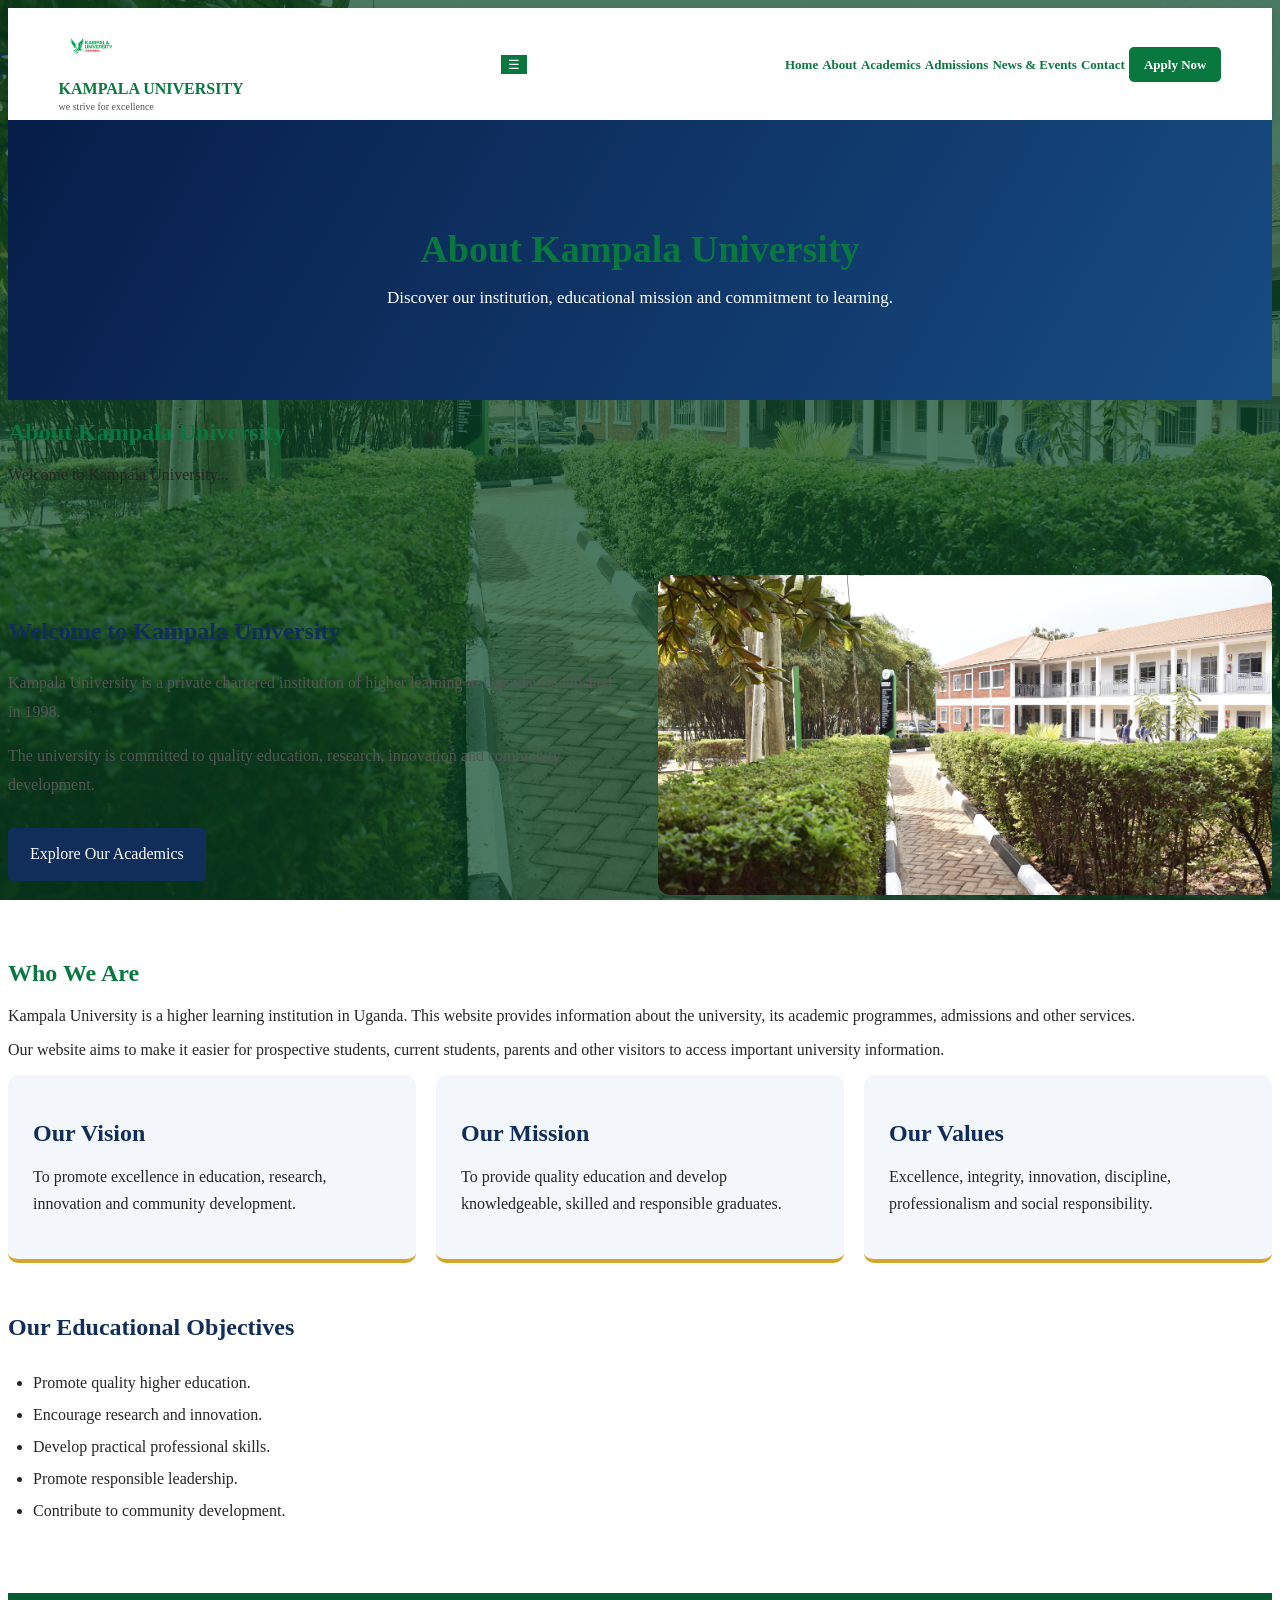
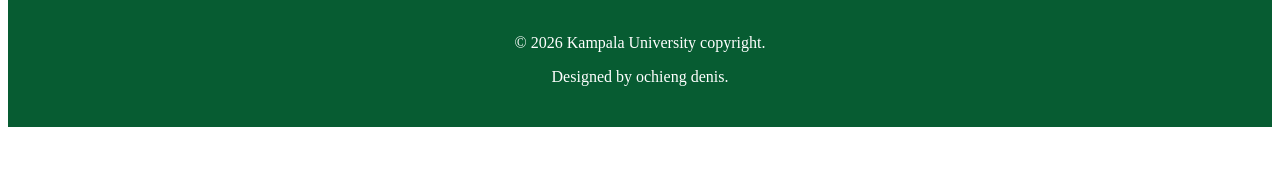
<file: index.html>
<!DOCTYPE html>
<html lang="en">
<head>
    <meta charset="UTF-8">
    <meta name="viewport" content="width=device-width, initial-scale=1.0">
    <title>About Us | Kampala University</title>
    <link rel="stylesheet" href="style.css">
</head>
<body>

    <!-- Website Header -->
    
<header class="ku-header">

    <div class="ku-brand">
        <a href="index.html" class="ku-logo">
            <img src="images/logo.png" alt="Kampala University Logo">
        </a>

        <div class="ku-university-name">
            <h2>KAMPALA UNIVERSITY</h2>
            <p>we strive for excellence</p>
        </div>
    </div>

    <button class="ku-menu-toggle" id="menuToggle"
            aria-label="Open navigation menu">
        ☰
    </button>

    <nav class="ku-navigation" id="navigation">
        <a href="index.html">Home</a>
        <a href="about.html">About</a>
        <a href="academics.html">Academics</a>
        <a href="admissions.html">Admissions</a>
        <a href="news.html">News &amp; Events</a>
        <a href="contact.html">Contact</a>
        <a href="apply.html" class="ku-apply-button">Apply Now</a>
    </nav>

</header>



    <!-- Page Banner -->
    <section class="about-banner">
        <div class="container">
            <h1>About Kampala University</h1>
            <p>Discover our institution, educational mission and commitment to learning.</p>
        </div>
    </section>
    <section class="about-section">
    <h2>About Kampala University</h2>
    <p>Welcome to Kampala University...</p>
</section>
<div class="about-slideshow">
    <img src="images/campus.jpg" class="active" alt="Kampala University campus">
    <img src="images/student.jpg" alt="University student">
    <img src="images/library.jpg" alt="University library">
</div>

<div class="about-overlay"></div>
    <!-- About Content -->
    <main class="about-content container">

        
<section class="about-introduction about-layout">

    <div class="about-text">
        <h2>Welcome to Kampala University</h2>

        <p>
            Kampala University is a private chartered institution
            of higher learning in Uganda, established in 1998.
        </p>

        <p>
            The university is committed to quality education,
            research, innovation and community development.
        </p>

        <a href="academics.html" class="read-more">
            Explore Our Academics
        </a>
    </div>

    <div class="about-photo">

    <img src="images/campus.jpg"
        alt="Kampala University campus"
        class="campus-image"
    >

</div>

</section>
            <h2>Who We Are</h2>
            <p>
                Kampala University is a higher learning institution in Uganda.
                This website provides information about the university,
                its academic programmes, admissions and other services.
            </p>
            <p>
                Our website aims to make it easier for prospective students,
                current students, parents and other visitors to access
                important university information.
            </p>
        </section>

        <section class="mission-vision">
            <div class="about-card">
                <h2>Our Vision</h2>
                <p>
                    To promote excellence in education, research,
                    innovation and community development.
                </p>
            </div>

            <div class="about-card">
                <h2>Our Mission</h2>
                <p>
                    To provide quality education and develop
                    knowledgeable, skilled and responsible graduates.
                </p>
            </div>

            <div class="about-card">
                <h2>Our Values</h2>
                <p>
                    Excellence, integrity, innovation, discipline,
                    professionalism and social responsibility.
                </p>
            </div>
        </section>

        <section class="about-objectives">
            <h2>Our Educational Objectives</h2>

            <ul>
                <li>Promote quality higher education.</li>
                <li>Encourage research and innovation.</li>
                <li>Develop practical professional skills.</li>
                <li>Promote responsible leadership.</li>
                <li>Contribute to community development.</li>
            </ul>
        </section>

    </main>

    <!-- Footer -->
    <footer class="site-footer">
        <div class="container">
            <p>&copy; 2026 Kampala University copyright.</p>
            <p>Designed by ochieng denis.</p>
        </div>
    </footer>

    <script src="script.js"></script>

</body>
</html>
<nav id="navigation" class="nav-links">
    <a href="#home">Home</a>
    <a href="#about">About Us</a>
    <a href="#academics">Academics</a>
</nav><nav id="navigation" class="nav-links">
    <a href="index.html">Home</a>
    <a href="about.html">About Us</a>
    <a href="academics.html">Academics</a>
    <a href="admissions.html">Admissions</a>
    <a href="apply.html">Apply Now</a>
    <a href="news.html">News</a>
    <a href="contact.html">Contact</a>
</nav>
</file>
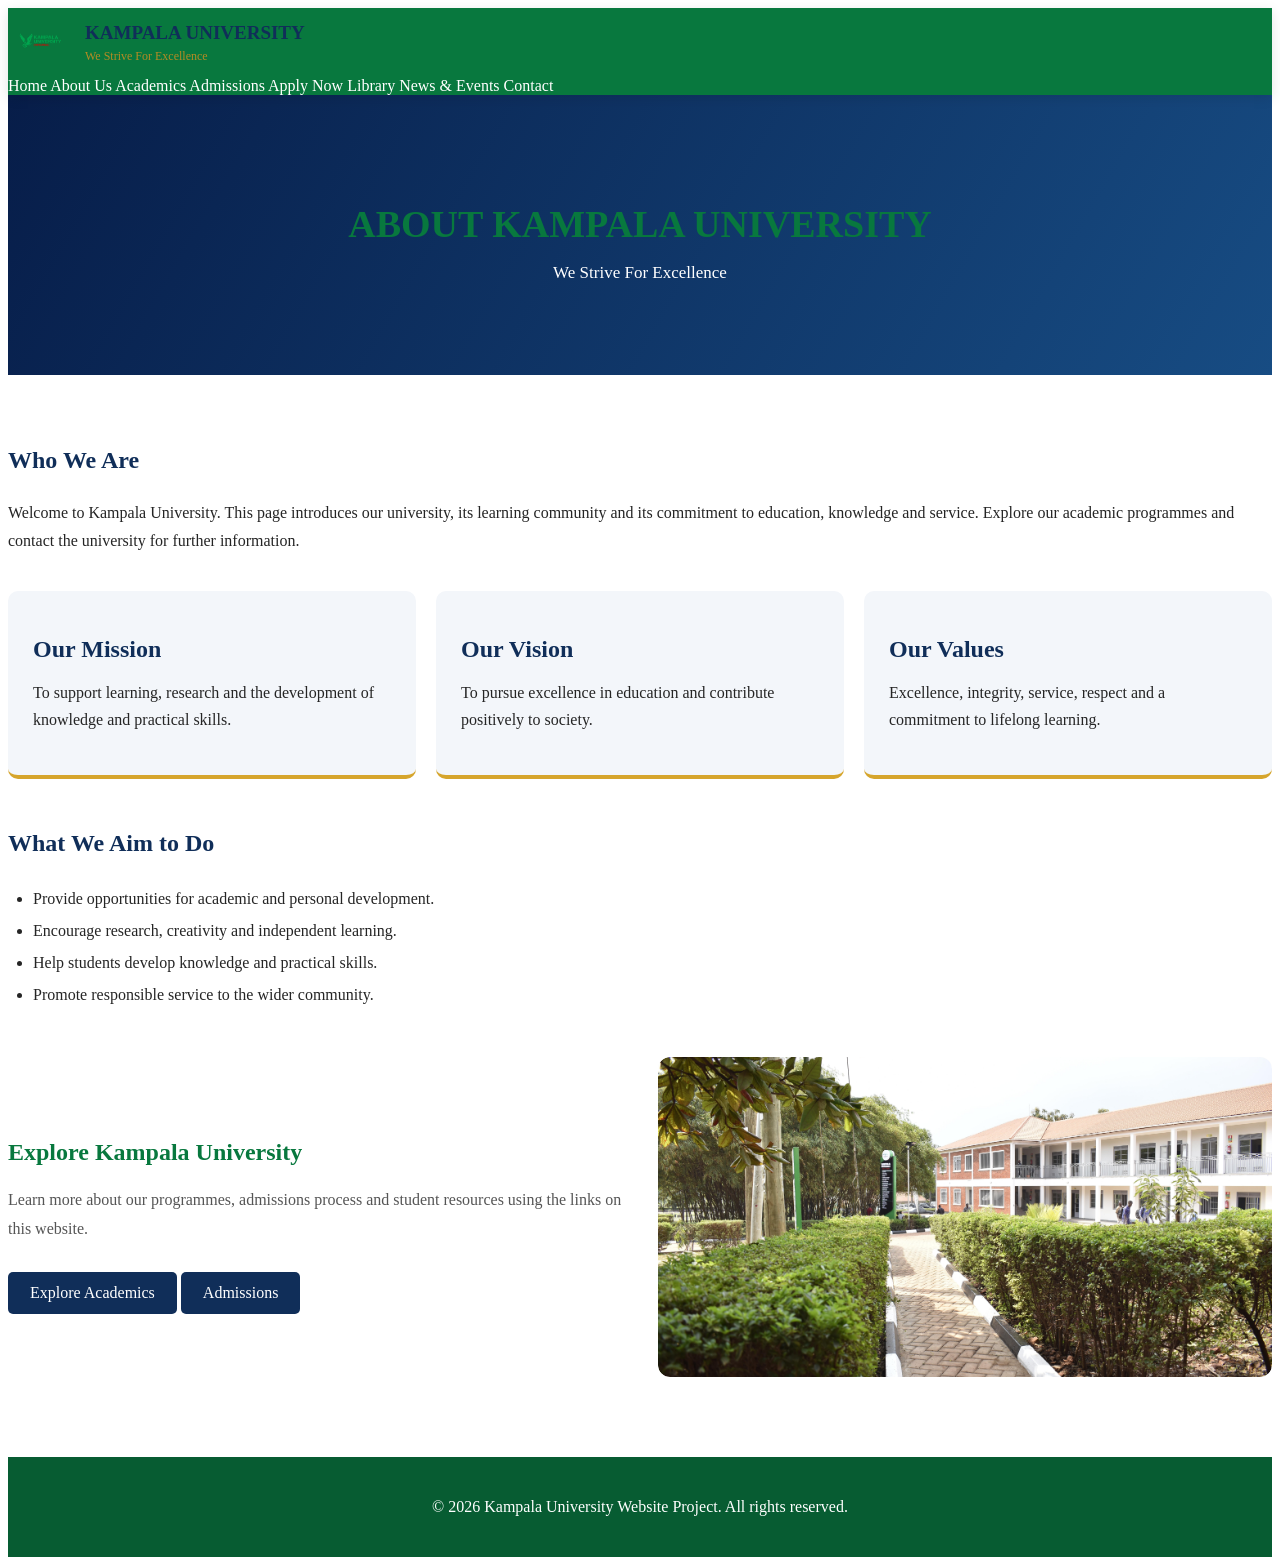
<file: about.html>
<!DOCTYPE html>
<html lang="en">
<head>
  <meta charset="UTF-8">
  <meta name="viewport" content="width=device-width, initial-scale=1.0">
  <title>About Us | Kampala University</title>
  <link rel="stylesheet" href="style.css">
</head>
<body>
  <header class="site-header">
    <div class="university-logo">
      <a href="index.html" aria-label="Kampala University home">
        <img src="images/logo.png" alt="Kampala University Logo" class="logo-image">
      </a>
      <div>
        <h2>KAMPALA UNIVERSITY</h2>
        <p>We Strive For Excellence</p>
      </div>
    </div>
    <button id="menuToggle" class="menu-toggle" type="button" aria-label="Toggle navigation">☰</button>
    <nav id="navigation">
      <a href="index.html">Home</a>
      <a href="about.html" class="active" aria-current="page">About Us</a>
      <a href="academics.html">Academics</a>
      <a href="admissions.html">Admissions</a>
      <a href="apply.html">Apply Now</a>
      <a href="library.html">Library</a>
      <a href="news.html">News &amp; Events</a>
      <a href="contact.html">Contact</a>
    </nav>
  </header>

  <main>
    <section class="about-banner">
      <h1>ABOUT KAMPALA UNIVERSITY</h1>
      <p>We Strive For Excellence</p>
    </section>

    <section class="about-content">
      <div class="about-introduction">
        <h2>Who We Are</h2>
        <p>Welcome to Kampala University. This page introduces our university, its learning community and its commitment to education, knowledge and service. Explore our academic programmes and contact the university for further information.</p>
      </div>

      <div class="mission-vision">
        <article class="about-card">
          <h2>Our Mission</h2>
          <p>To support learning, research and the development of knowledge and practical skills.</p>
        </article>
        <article class="about-card">
          <h2>Our Vision</h2>
          <p>To pursue excellence in education and contribute positively to society.</p>
        </article>
        <article class="about-card">
          <h2>Our Values</h2>
          <p>Excellence, integrity, service, respect and a commitment to lifelong learning.</p>
        </article>
      </div>

      <section class="about-objectives">
        <h2>What We Aim to Do</h2>
        <ul>
          <li>Provide opportunities for academic and personal development.</li>
          <li>Encourage research, creativity and independent learning.</li>
          <li>Help students develop knowledge and practical skills.</li>
          <li>Promote responsible service to the wider community.</li>
        </ul>
      </section>

      <div class="about-layout">
        <div class="about-text">
          <h2>Explore Kampala University</h2>
          <p>Learn more about our programmes, admissions process and student resources using the links on this website.</p>
          <a class="read-more" href="academics.html">Explore Academics</a>
          <a class="read-more" href="admissions.html">Admissions</a>
        </div>
        <div class="about-photo">
          <img class="campus-image" src="images/campus.jpg" alt="Kampala University campus" onerror="this.style.display='none'">
        </div>
      </div>
    </section>
  </main>

  <footer class="site-footer">
    <p>&copy; 2026 Kampala University Website Project. All rights reserved.</p>
  </footer>
  <script src="script.js"></script>
</body>
</html>
</file>
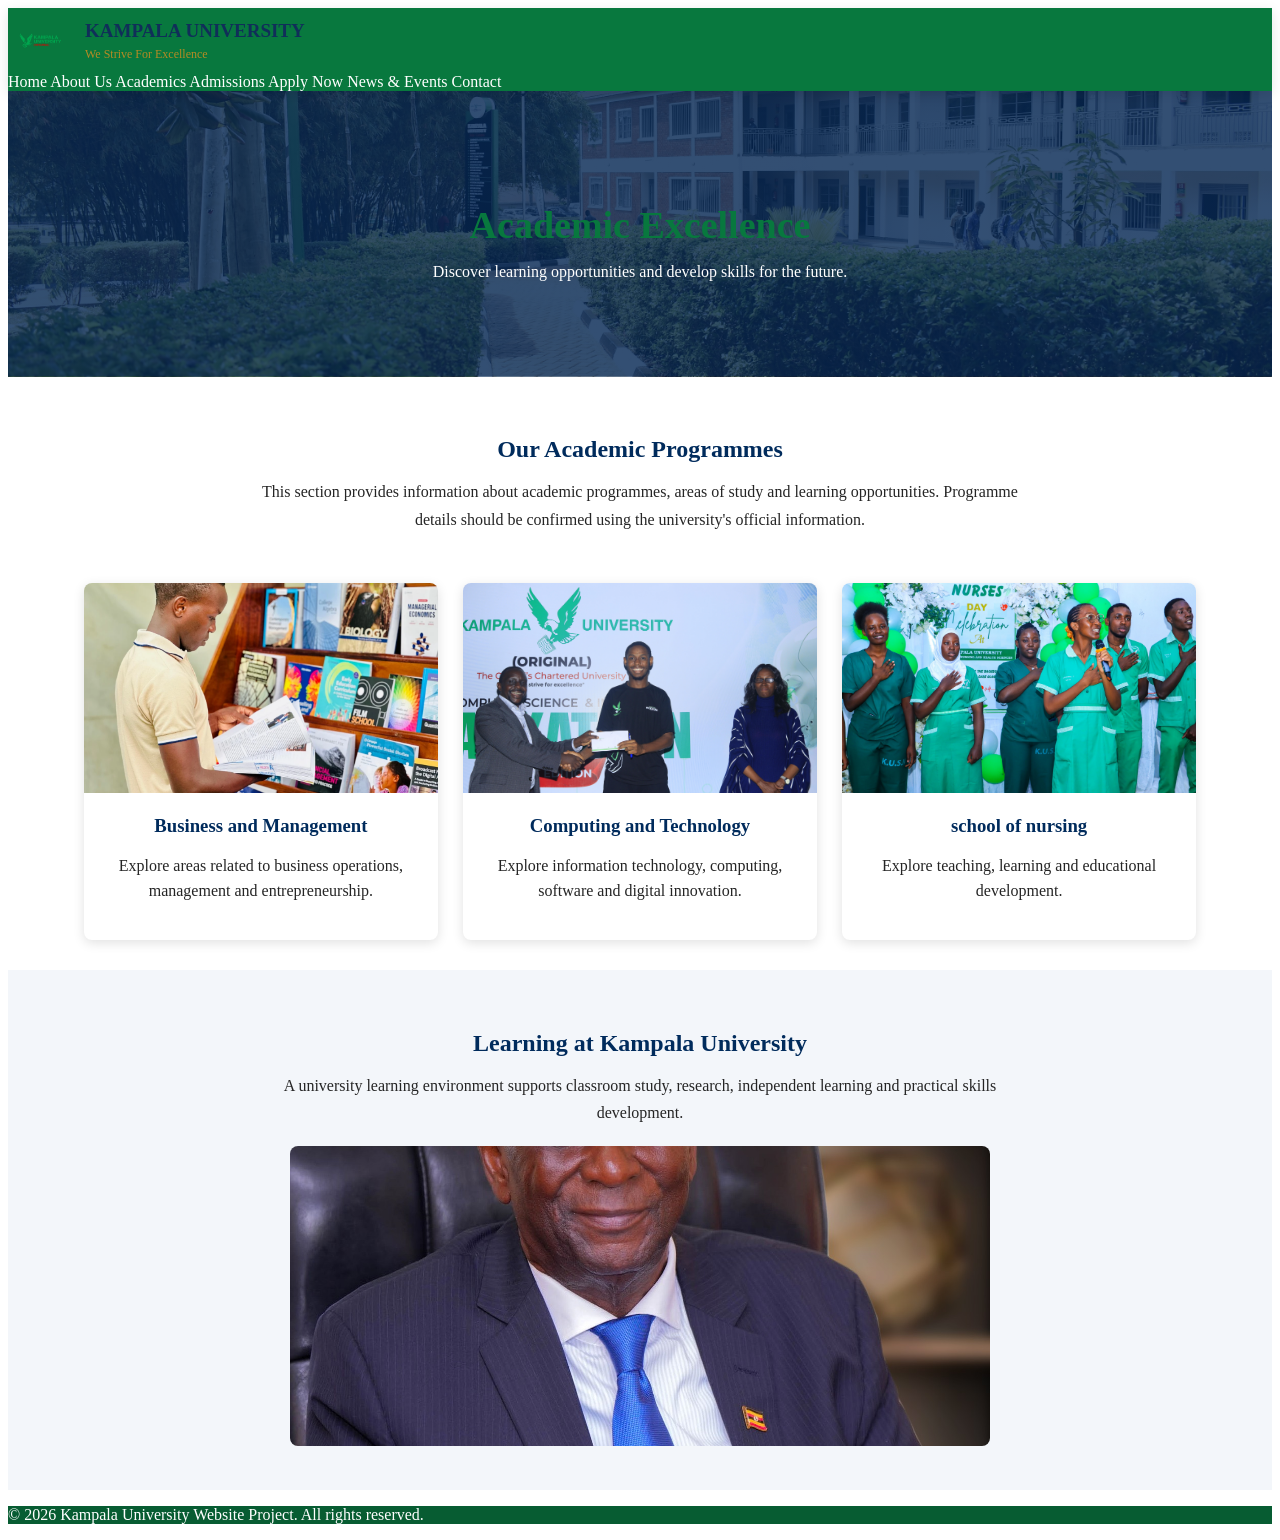
<file: academics.html>
<!DOCTYPE html>
<html lang="en">
<head>
    <meta charset="UTF-8">
    <meta name="viewport" content="width=device-width, initial-scale=1.0">
    <title>Academics | Kampala University</title>
    <link rel="stylesheet" href="style.css">
</head>

<body>

    <!-- Copy the same header and navigation from about.html here -->
    <header class="site-header">
        <div class="university-logo">
            <img src="images/logo.png" alt="Kampala University Logo"
                 class="logo-image">
            <div>
                <h2>KAMPALA UNIVERSITY</h2>
                <p>We Strive For Excellence</p>
            </div>
        </div>

        <button id="menuToggle" class="menu-toggle">☰</button>

        <nav id="navigation">
            <a href="index.html">Home</a>
            <a href="about.html">About Us</a>
            <a href="academics.html" class="active">Academics</a>
            <a href="admissions.html">Admissions</a>
            <a href="apply.html">Apply Now</a>
            <a href="news.html">News & Events</a>
            <a href="contact.html">Contact</a>
        </nav>
    </header>

    <main>
        <section class="academics-banner">
            <h1>Academic Excellence</h1>
            <p>Discover learning opportunities and develop skills for the future.</p>
        </section>

        <section class="academic-intro">
            <h2>Our Academic Programmes</h2>
            <p>
                This section provides information about academic programmes,
                areas of study and learning opportunities. Programme details
                should be confirmed using the university's official information.
            </p>
        </section>

        <section class="academic-cards">

            <div class="academic-card">
                <img src="images/student.jpg" alt="University student">
                <h3>Business and Management</h3>
                <p>
                    Explore areas related to business operations,
                    management and entrepreneurship.
                </p>
            </div>

            <div class="academic-card">
                <img src="images/hackathon.jpg" alt="University library">
                <h3>Computing and Technology</h3>
                <p>
                    Explore information technology, computing,
                    software and digital innovation.
                </p>
            </div>

            <div class="academic-card">
                <img src="images/nursing.jpg" alt="University campus">
                <h3>school of nursing</h3>
                <p>
                    Explore teaching, learning and educational
                    development.
                </p>
            </div>

        </section>

        <section class="learning-section">
            <h2>Learning at Kampala University</h2>
            <p>
                A university learning environment supports classroom study,
                research, independent learning and practical skills development.
            </p>
            <img src="images/library.jpg" alt="Library and learning resources">
        </section>
    </main>

    <footer>
        <p>&copy; 2026 Kampala University Website Project. All rights reserved.</p>
    </footer>

    <script src="script.js"></script>
</body>
</html>
</file>
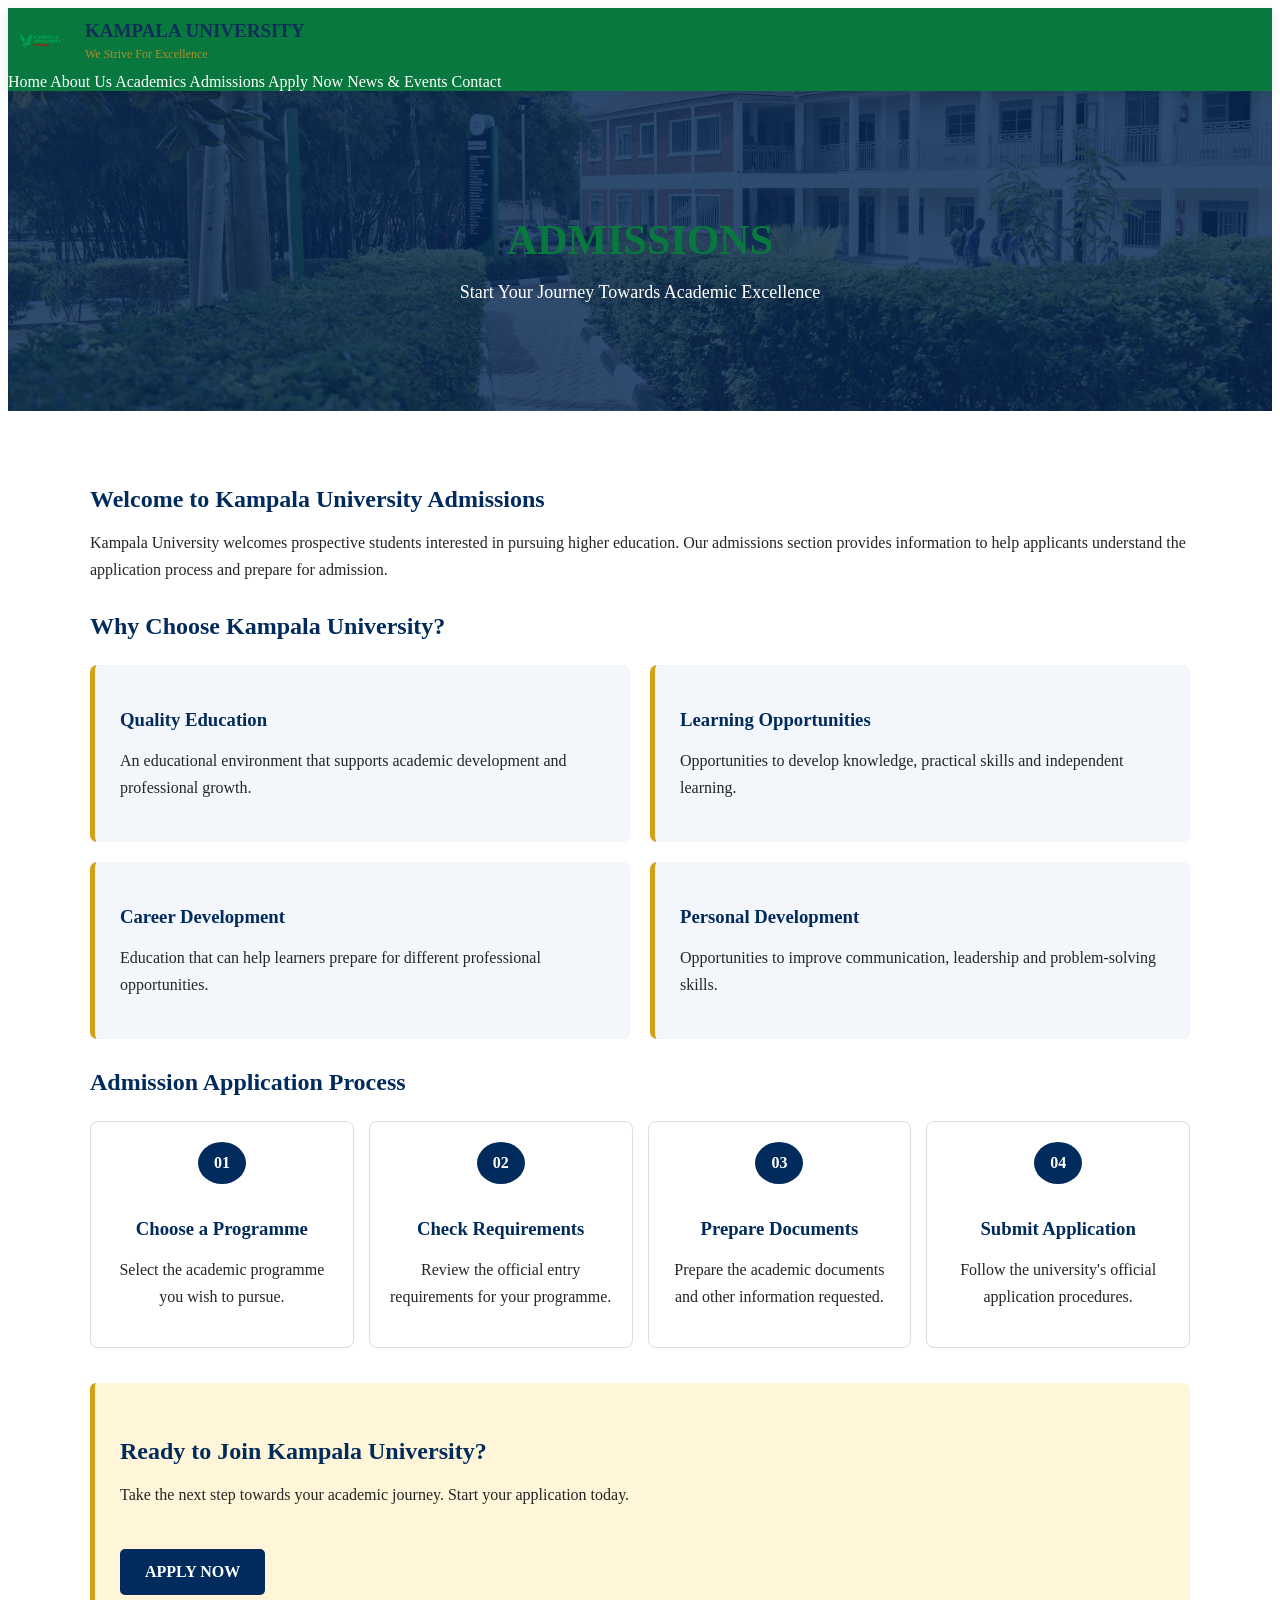
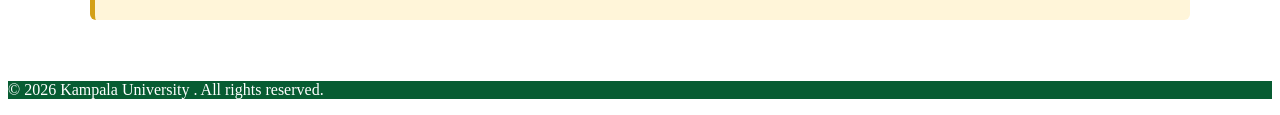
<file: admissions.html>
<!DOCTYPE html>
<html lang="en">
<head>
    <meta charset="UTF-8">
    <meta name="viewport" content="width=device-width, initial-scale=1.0">
    <title>Admissions | Kampala University</title>
    <link rel="stylesheet" href="style.css">
</head>

<body>

<header class="site-header">

    <div class="university-logo">
        <img src="images/logo.png"
             alt="Kampala University Logo"
             class="logo-image">

        <div>
            <h2>KAMPALA UNIVERSITY</h2>
            <p>We Strive For Excellence</p>
        </div>
    </div>

    <button id="menuToggle" class="menu-toggle">☰</button>

    <nav id="navigation">
        <a href="index.html">Home</a>
        <a href="about.html">About Us</a>
        <a href="academics.html">Academics</a>
        <a href="admissions.html" class="active">Admissions</a>
        <a href="apply.html">Apply Now</a>
        <a href="news.html">News & Events</a>
        <a href="contact.html">Contact</a>
    </nav>

</header>

<main>

    <section class="admissions-banner">
        <h1>ADMISSIONS</h1>
        <p>Start Your Journey Towards Academic Excellence</p>
    </section>

    <section class="admissions-content">

        <h2>Welcome to Kampala University Admissions</h2>

        <p>
            Kampala University welcomes prospective students interested
            in pursuing higher education. Our admissions section provides
            information to help applicants understand the application
            process and prepare for admission.
        </p>

        <h2>Why Choose Kampala University?</h2>

        <div class="admission-steps">

            <div>
                <h3>Quality Education</h3>
                <p>
                    An educational environment that supports academic
                    development and professional growth.
                </p>
            </div>

            <div>
                <h3>Learning Opportunities</h3>
                <p>
                    Opportunities to develop knowledge, practical skills
                    and independent learning.
                </p>
            </div>

            <div>
                <h3>Career Development</h3>
                <p>
                    Education that can help learners prepare for
                    different professional opportunities.
                </p>
            </div>

            <div>
                <h3>Personal Development</h3>
                <p>
                    Opportunities to improve communication, leadership
                    and problem-solving skills.
                </p>
            </div>

        </div>

        <h2>Admission Application Process</h2>

        <div class="application-process">

            <div class="process-step">
                <span>01</span>
                <h3>Choose a Programme</h3>
                <p>Select the academic programme you wish to pursue.</p>
            </div>

            <div class="process-step">
                <span>02</span>
                <h3>Check Requirements</h3>
                <p>Review the official entry requirements for your programme.</p>
            </div>

            <div class="process-step">
                <span>03</span>
                <h3>Prepare Documents</h3>
                <p>Prepare the academic documents and other information requested.</p>
            </div>

            <div class="process-step">
                <span>04</span>
                <h3>Submit Application</h3>
                <p>Follow the university's official application procedures.</p>
            </div>

        </div>

      
<div class="admission-notice">
    <h2>Ready to Join Kampala University?</h2>
    <p>
        Take the next step towards your academic journey.
        Start your application today.
    </p>

    <a href="apply.html" class="apply-button">
        APPLY NOW
    </a>
</div>
  

    </section>

</main>

<footer>
    <p>&copy; 2026 Kampala University . All rights reserved.</p>
</footer>

<script src="script.js"></script>

</body>
</html>
</file>
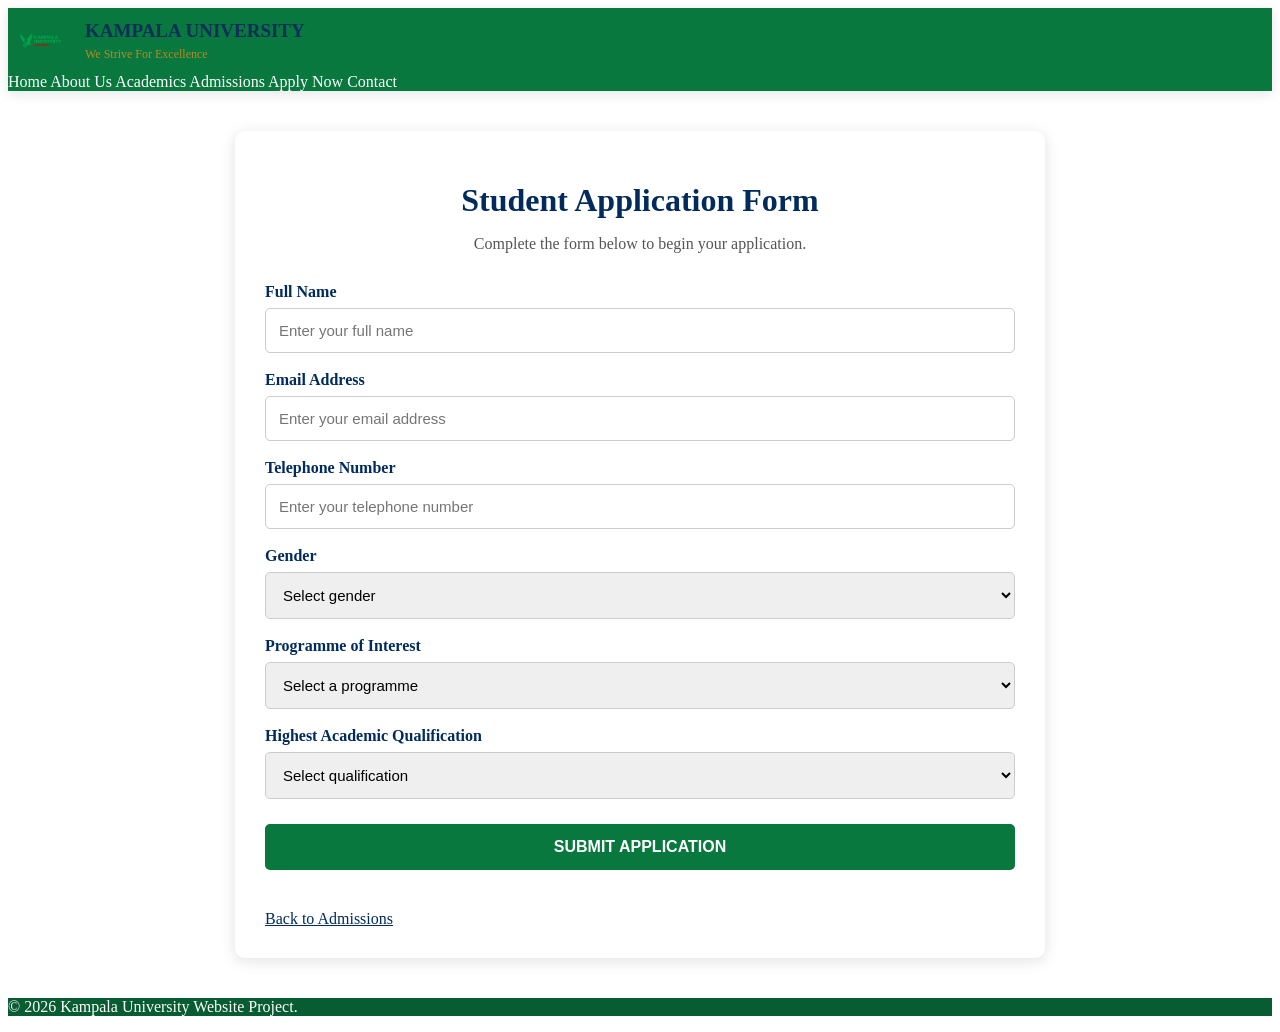
<file: apply.html>
<!DOCTYPE html>
<html lang="en">
<head>
    <meta charset="UTF-8">
    <meta name="viewport" content="width=device-width, initial-scale=1.0">
    <title>Apply Now | Kampala University</title>
    <link rel="stylesheet" href="style.css">
</head>
<body>

<header class="site-header">
    <div class="university-logo">
        <img src="images/logo.png" alt="Kampala University Logo"
             class="logo-image">
        <div>
            <h2>KAMPALA UNIVERSITY</h2>
            <p>We Strive For Excellence</p>
        </div>
    </div>

    <nav>
        <a href="index.html">Home</a>
        <a href="about.html">About Us</a>
        <a href="academics.html">Academics</a>
        <a href="admissions.html">Admissions</a>
        <a href="apply.html" class="active">Apply Now</a>
        <a href="contact.html">Contact</a>
    </nav>
</header>

<main class="application-page">

    <h1>Student Application Form</h1>
    <p class="form-intro">
        Complete the form below to begin your application.
    </p>

    <form id="applicationForm">

        <label for="fullName">Full Name</label>
        <input type="text" id="fullName" name="fullName"
               placeholder="Enter your full name" required>

        <label for="email">Email Address</label>
        <input type="email" id="email" name="email"
               placeholder="Enter your email address" required>

        <label for="phone">Telephone Number</label>
        <input type="tel" id="phone" name="phone"
               placeholder="Enter your telephone number" required>

        <label for="gender">Gender</label>
        <select id="gender" name="gender" required>
            <option value="">Select gender</option>
            <option value="Male">Male</option>
            <option value="Female">Female</option>
            <option value="Prefer not to say">Prefer not to say</option>
        </select>

        <label for="programme">Programme of Interest</label>
        <select id="programme" name="programme" required>
            <option value="">Select a programme</option>
            <option value="Diploma in Software Engineering">
                Diploma in Software Engineering
            </option>
            <option value="Bachelor of Business Administration">
                Bachelor of Business Administration
            </option>
            <option value="Bachelor of Education">
                Bachelor of Education
            </option>
            <option value="Other">Other programme</option>
        </select>

        <label for="qualification">Highest Academic Qualification</label>
        <select id="qualification" name="qualification" required>
            <option value="">Select qualification</option>
            <option value="UCE">UCE</option>
            <option value="UACE">UACE</option>
            <option value="Certificate">Certificate</option>
            <option value="Diploma">Diploma</option>
            <option value="Degree">Degree</option>
            <option value="Other">Other</option>
        </select>

        <button type="submit" class="apply-button">
            SUBMIT APPLICATION
        </button>

        <p id="applicationMessage" role="status"></p>

    </form>

    <a href="admissions.html" class="back-link">
        Back to Admissions
    </a>

</main>

<footer>
    <p>&copy; 2026 Kampala University Website Project.</p>
</footer>

<script src="script.js"></script>
</body>
</html>
</file>
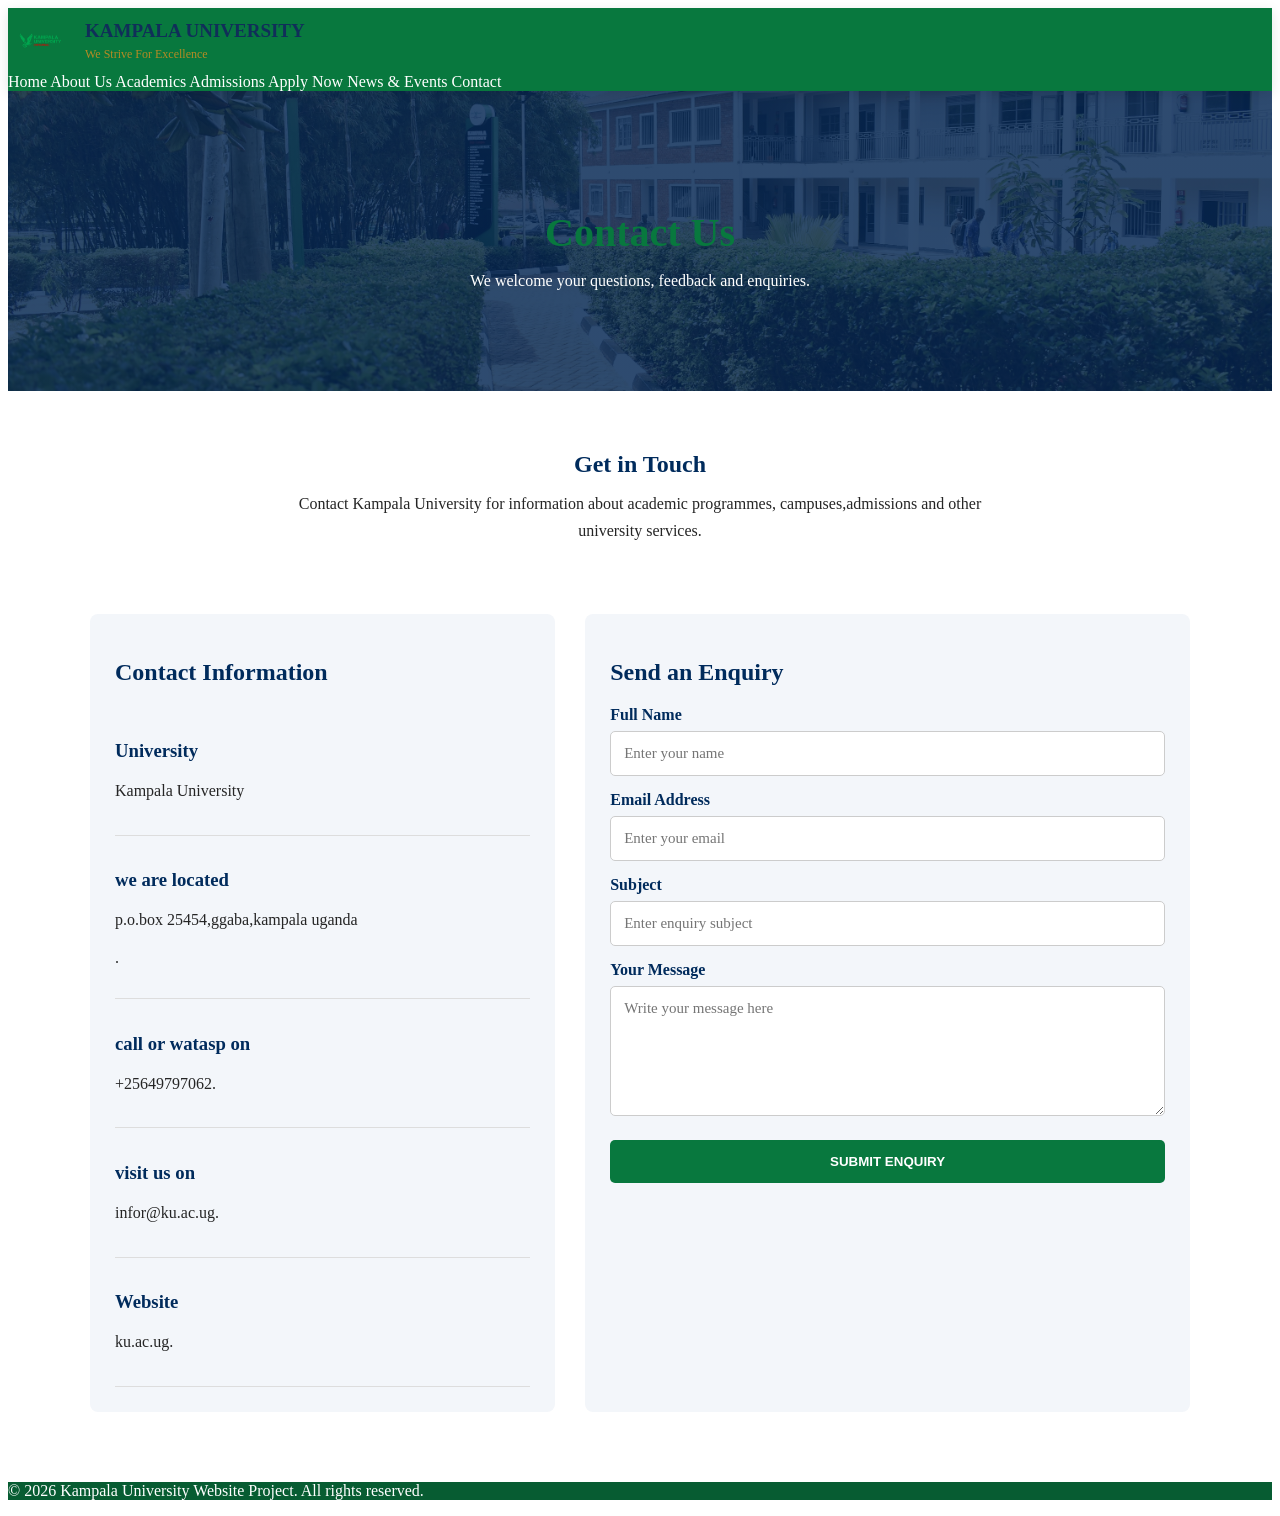
<file: contact.html>
<!DOCTYPE html>
<html lang="en">
<head>
    <meta charset="UTF-8">
    <meta name="viewport" content="width=device-width, initial-scale=1.0">
    <title>Contact Us | Kampala University</title>
    <link rel="stylesheet" href="style.css">
</head>

<body>

<header class="site-header">

    <div class="university-logo">
        <img src="images/logo.png"
             alt="Kampala University Logo"
             class="logo-image">

        <div>
            <h2>KAMPALA UNIVERSITY</h2>
            <p>We Strive For Excellence</p>
        </div>
    </div>

    <button id="menuToggle" class="menu-toggle">☰</button>

    <nav id="navigation">
        <a href="index.html">Home</a>
        <a href="about.html">About Us</a>
        <a href="academics.html">Academics</a>
        <a href="admissions.html">Admissions</a>
        <a href="apply.html">Apply Now</a>
        <a href="news.html">News & Events</a>
        <a href="contact.html" class="active">Contact</a>
    </nav>

</header>

<main>

    <section class="contact-banner">
        <h1>Contact Us</h1>
        <p>We welcome your questions, feedback and enquiries.</p>
    </section>

    <section class="contact-intro">
        <h2>Get in Touch</h2>
        <p>
            Contact Kampala University for information about academic
            programmes, campuses,admissions and other university services.
        </p>
    </section>

    <section class="contact-container">

        <div class="contact-information">

            <h2>Contact Information</h2>

            <div class="contact-item">
                <h3>University</h3>
                <p>Kampala University</p>
            </div>

            <div class="contact-item">
                <h3>we are located</h3>
                <p>p.o.box 25454,ggaba,kampala uganda</p>.</p>
                
                
            </div>

            <div class="contact-item">
                <h3>call or watasp on</h3>
                <p>+25649797062.</p>
            </div>

            <div class="contact-item">
                <h3>visit us on</h3>
                <p>infor@ku.ac.ug.</p>
            </div>

            <div class="contact-item">
                <h3>Website</h3>
                <p>ku.ac.ug.</p>
            </div>

        </div>

        <div class="contact-form-section">

            <h2>Send an Enquiry</h2>

            <form id="contactForm">

                <label for="contactName">Full Name</label>
                <input type="text" id="contactName"
                       placeholder="Enter your name" required>

                <label for="contactEmail">Email Address</label>
                <input type="email" id="contactEmail"
                       placeholder="Enter your email" required>

                <label for="contactSubject">Subject</label>
                <input type="text" id="contactSubject"
                       placeholder="Enter enquiry subject" required>

                <label for="contactMessage">Your Message</label>
                <textarea id="contactMessage"
                          placeholder="Write your message here"
                          rows="6" required></textarea>

                <button type="submit" class="contact-button">
                    SUBMIT ENQUIRY
                </button>

                <p id="contactResponse" role="status"></p>

            </form>

        </div>

    </section>

</main>

<footer>
    <p>&copy; 2026 Kampala University Website Project. All rights reserved.</p>
</footer>

<script src="script.js"></script>

</body>
</html>
</file>
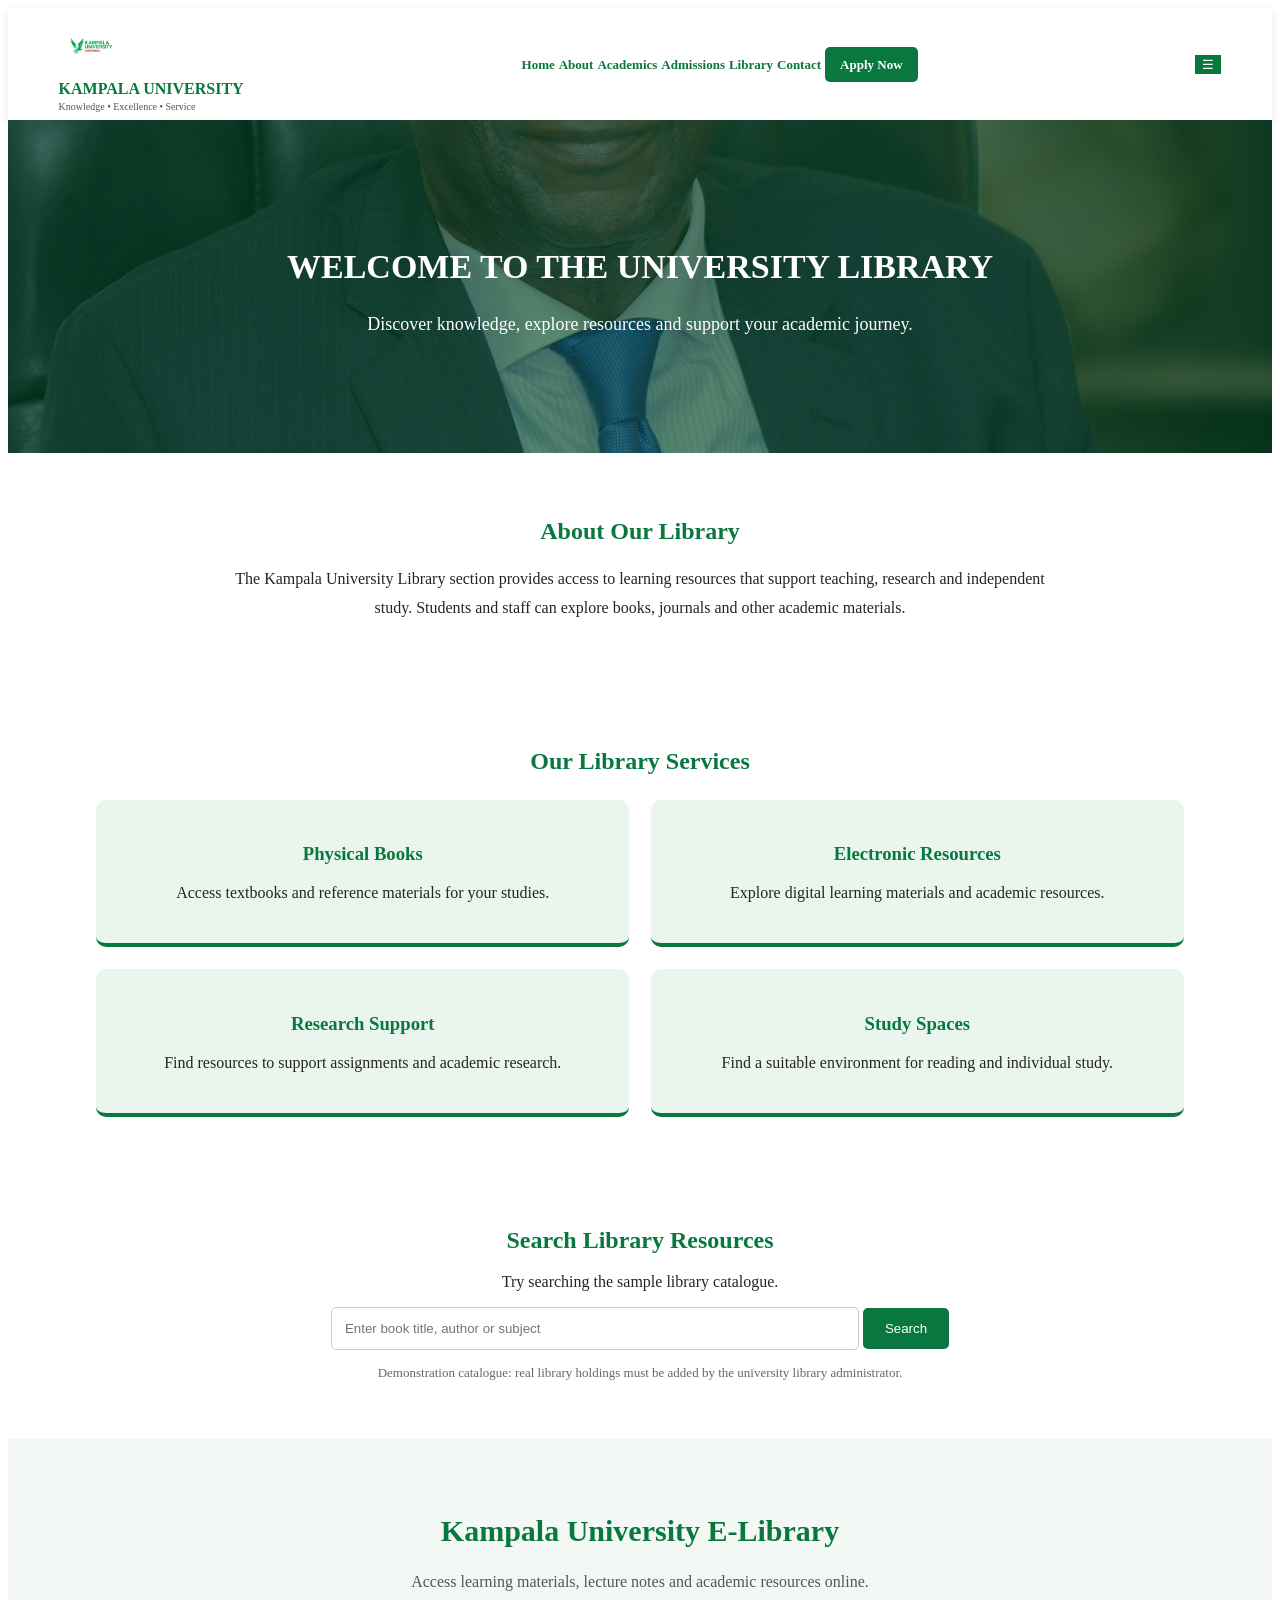
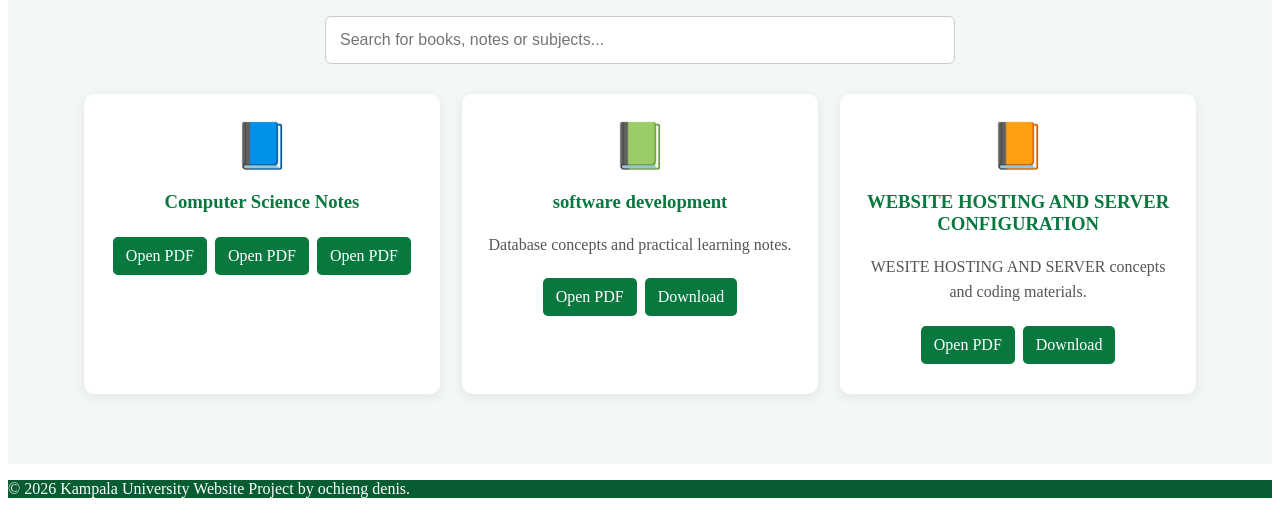
<file: library.html>
<!DOCTYPE html>
<html lang="en">
<head>
    <meta charset="UTF-8">
    <meta name="viewport" content="width=device-width, initial-scale=1.0">
    <title>University Library | Kampala University</title>
    <link rel="stylesheet" href="style.css">
</head>
<body>

<header class="ku-header">
    <div class="ku-brand">
        <a href="index.html" class="ku-logo">
            <img src="images/logo.png" alt="Kampala University Logo">
        </a>
        <div class="ku-university-name">
            <h2>KAMPALA UNIVERSITY</h2>
            <p>Knowledge • Excellence • Service</p>
        </div>
    </div>

    <nav class="ku-navigation" id="navigation">
        <a href="index.html">Home</a>
        <a href="about.html">About</a>
        <a href="academics.html">Academics</a>
        <a href="admissions.html">Admissions</a>
        <a href="library.html">Library</a>
        <a href="contact.html">Contact</a>
        <a href="apply.html" class="ku-apply-button">Apply Now</a>
    </nav>

    <button class="ku-menu-toggle" id="menuToggle">☰</button>
</header>

<main>
    <section class="library-hero">
        <h1>WELCOME TO THE UNIVERSITY LIBRARY</h1>
        <p>Discover knowledge, explore resources and support your academic journey.</p>
    </section>

    <section class="library-intro">
        <h2>About Our Library</h2>
        <p>
            The Kampala University Library section provides access to
            learning resources that support teaching, research and
            independent study. Students and staff can explore books,
            journals and other academic materials.
        </p>
    </section>

    <section class="library-services">
        <h2>Our Library Services</h2>

        <div class="library-grid">
            <div class="library-card">
                <h3>Physical Books</h3>
                <p>Access textbooks and reference materials for your studies.</p>
            </div>

            <div class="library-card">
                <h3>Electronic Resources</h3>
                <p>Explore digital learning materials and academic resources.</p>
            </div>

            <div class="library-card">
                <h3>Research Support</h3>
                <p>Find resources to support assignments and academic research.</p>
            </div>

            <div class="library-card">
                <h3>Study Spaces</h3>
                <p>Find a suitable environment for reading and individual study.</p>
            </div>
        </div>
    </section>

    <section class="library-search">
        <h2>Search Library Resources</h2>
        <p>Try searching the sample library catalogue.</p>

        <input type="text" id="bookSearch"
               placeholder="Enter book title, author or subject">

        <button onclick="searchBooks()">Search</button>

        <div id="searchResults"></div>
        <p class="library-note">
            Demonstration catalogue: real library holdings must be added
            by the university library administrator.
        </p>
    </section>

<!-- E-LIBRARY SECTION -->
<section class="e-library" id="e-library">
    <div class="section-heading">
        <h2>Kampala University E-Library</h2>
        <p>Access learning materials, lecture notes and academic resources online.</p>
    </div>

    <input
        type="text"
        id="pdfSearch"
        placeholder="Search for books, notes or subjects..."
        onkeyup="filterPDFs()"
    >

    <div class="pdf-grid" id="pdfGrid">

        <div class="pdf-card">
            <div class="pdf-icon">📘</div>
            <h3>Computer Science Notes</h3>
            
<a href="Lab_activity_Who_owns_your_data.pdf" target="_blank">Open PDF</a>

<a href="SOFTWARE%20DEVELOPMENT.pdf" target="_blank">Open PDF</a>

<a href="WEBSITE%20HOSTING%20AND%20SERVER%20CONFIGURATION.pdf.pdf" target="_blank">Open PDF</a>

        </div>

        <div class="pdf-card">
            <div class="pdf-icon">📗</div>
            <h3>software development</h3>
            <p>Database concepts and practical learning notes.</p>
            <a href="pdfs/SOFTWARE%20DEVELOPMENT.pdf" target="_blank">Open PDF</a>
            <a href="pdfs/SOFTWARE%20DEVELOPMENT.pdf" download>Download</a>
        </div>

        <div class="pdf-card">
            <div class="pdf-icon">📙</div>
            <h3>WEBSITE HOSTING AND SERVER CONFIGURATION</h3>
            <p>WESITE HOSTING AND SERVER concepts and coding materials.</p>
            <a href="pdfs/WEBSITE%20HOSTING%20AND%20SERVER%20CONFIGURATION.pdf" target="_blank">Open PDF</a>
            <a href="pdfs/WEBSITE%20HOSTING%20AND%SERVER%20CONFIGURATION.pdf" download>Download</a>
        </div>

    </div>

    <p id="pdfMessage"></p>
</section>

</main>

<footer>
    <p>&copy; 2026 Kampala University Website Project by ochieng denis.</p>
</footer>

<script src="script.js"></script>

<script>
const books = [
    {title: "Introduction to Computer Science", author: "Sample Author", subject: "Computing"},
    {title: "Database Management Systems", author: "Sample Author", subject: "Information Technology"},
    {title: "Principles of Management", author: "Sample Author", subject: "Management"},
    {title: "Research Methods", author: "Sample Author", subject: "Research"}
];

function searchBooks() {
    const query = document.getElementById("bookSearch").value.toLowerCase().trim();
    const results = document.getElementById("searchResults");

    if (!query) {
        results.innerHTML = "<p>Please enter a search term.</p>";
        return;
    }

    const matches = books.filter(book =>
        book.title.toLowerCase().includes(query) ||
        book.author.toLowerCase().includes(query) ||
        book.subject.toLowerCase().includes(query)
    );

    results.innerHTML = matches.length
        ? matches.map(book =>
            `<div class="library-result">
                <strong>${book.title}</strong><br>
                Author: ${book.author}<br>
                Subject: ${book.subject}
            </div>`
          ).join("")
        : "<p>No matching sample resources found.</p>";
}
</script>

</body>
</html>
</file>
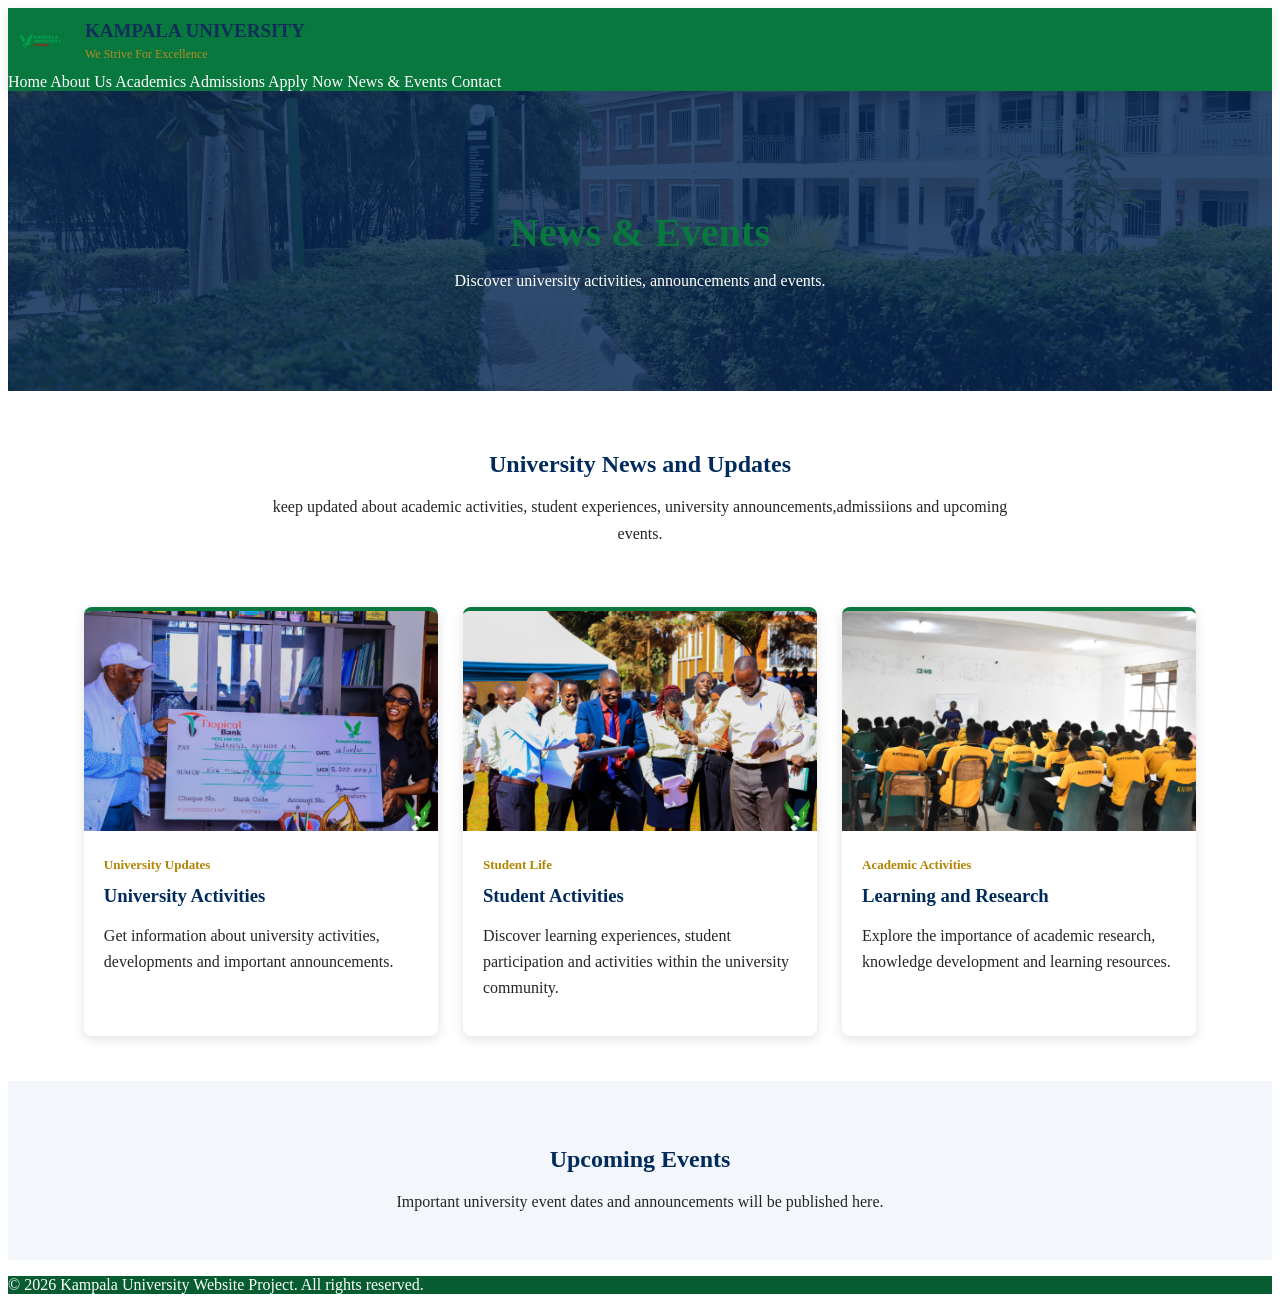
<file: news.html>
<!DOCTYPE html>
<html lang="en">
<head>
    <meta charset="UTF-8">
    <meta name="viewport" content="width=device-width, initial-scale=1.0">
    <title>News and Events | Kampala University</title>
    <link rel="stylesheet" href="style.css">
</head>

<body>

<header class="site-header">

    <div class="university-logo">
        <img src="images/logo.png" alt="Kampala University Logo"
             class="logo-image">
        <div>
            <h2>KAMPALA UNIVERSITY</h2>
            <p>We Strive For Excellence</p>
        </div>
    </div>

    <button id="menuToggle" class="menu-toggle">☰</button>

    <nav id="navigation">
        <a href="index.html">Home</a>
        <a href="about.html">About Us</a>
        <a href="academics.html">Academics</a>
        <a href="admissions.html">Admissions</a>
        <a href="apply.html">Apply Now</a>
        <a href="news.html" class="active">News & Events</a>
        <a href="contact.html">Contact</a>
    </nav>

</header>

<main>

    <section class="news-banner">
        <h1>News & Events</h1>
        <p>Discover university activities, announcements and events.</p>
    </section>

    <section class="news-intro">
        <h2>University News and Updates</h2>
        <p>
            keep updated about academic activities, student experiences,
            university announcements,admissiions and upcoming events.
        </p>
    </section>

    <section class="news-container">

        <article class="news-card">
            <img src="images/vinka.jpg" alt="University campus">
            <div class="news-details">
                <span>University Updates</span>
                <h3>University Activities</h3>
                <p>
                    Get information about university activities,
                    developments and important announcements.
                </p>
            </div>
        </article>

        <article class="news-card">
            <img src="images/guild.jpg" alt="University student">
            <div class="news-details">
                <span>Student Life</span>
                <h3>Student Activities</h3>
                <p>
                    Discover learning experiences, student participation
                    and activities within the university community.
                </p>
            </div>
        </article>

        <article class="news-card">
            <img src="images/research.jpg" alt="University library">
            <div class="news-details">
                <span>Academic Activities</span>
                <h3>Learning and Research</h3>
                <p>
                    Explore the importance of academic research,
                    knowledge development and learning resources.
                </p>
            </div>
        </article>

    </section>

    <section class="events-section">
        <h2>Upcoming Events</h2>
        <p>
            Important university event dates and announcements
            will be published here.
        </p>
    </section>

</main>

<footer>
    <p>&copy; 2026 Kampala University Website Project. All rights reserved.</p>
</footer>

<script src="script.js"></script>

</body>
</html>
</file>
<file: style.css>
/* ABOUT US PAGE */

.about-banner {
    background: linear-gradient(120deg, #071d49, #174c83);
    color: white;
    padding: 75px 20px;
    text-align: center;
}

.about-banner h1 {
    font-size: 38px;
    margin-bottom: 15px;
}

.about-banner p {
    font-size: 17px;
}

.about-content {
    padding-top: 45px;
    padding-bottom: 50px;
}

.about-introduction {
    margin-bottom: 35px;
    line-height: 1.8;
}

.about-introduction h2,
.about-objectives h2 {
    color: #102e59;
    margin-bottom: 15px;
}

.mission-vision {
    display: grid;
    grid-template-columns: repeat(3, 1fr);
    gap: 20px;
    margin-bottom: 40px;
}

.about-card {
    background: #f3f6fa;
    padding: 25px;
    border-radius: 10px;
    border-bottom: 4px solid #d6a52c;
}

.about-card h2 {
    color: #102e59;
    margin-bottom: 15px;
}

.about-card p {
    line-height: 1.7;
}

.about-objectives {
    line-height: 2;
}

.about-objectives ul {
    padding-left: 25px;
}

.site-footer {
    background: #071d49;
    color: white;
    padding: 25px 15px;
    text-align: center;
}

.nav-links a.active {
    color: #d6a52c;
    font-weight: bold;
}

/* MOBILE RESPONSIVENESS */

@media (max-width: 768px) {
    .mission-vision {
        grid-template-columns: 1fr;
    }

    .about-banner h1 {
        font-size: 28px;
    }
}

/* PROFESSIONAL UNIVERSITY HEADER */

.site-header {
    background: #ffffff;
    box-shadow: 0 3px 12px rgba(0,0,0,0.10);
    position: relative;
    z-index: 100;
}

.site-header .container {
    display: flex;
    justify-content: space-between;
    align-items: center;
    gap: 20px;
    padding-top: 12px;
    padding-bottom: 12px;
}

.university-logo {
    display: flex;
    align-items: center;
    gap: 12px;
}

.logo-image {
    width: 65px;
    height: 65px;
    object-fit: contain;
}

.university-logo h2 {
    color: #102e59;
    font-size: 19px;
    margin: 0;
}

.university-logo p {
    color: #b58b24;
    font-size: 12px;
    margin: 5px 0 0;
}

.nav-links {
    display: flex;
    align-items: center;
    gap: 18px;
}

.nav-links a {
    color: #102e59;
    text-decoration: none;
    font-weight: 600;
    transition: 0.3s;
}

.nav-links a:hover {
    color: #c99b27;
}

/* MOBILE HEADER */

.menu-toggle {
    display: none;
    border: none;
    background: #102e59;
    color: white;
    font-size: 24px;
    padding: 8px 13px;
    border-radius: 5px;
    cursor: pointer;
}

@media (max-width: 768px) {
    .site-header .container {
        flex-wrap: wrap;
    }

    .menu-toggle {
        display: block;
    }

    .nav-links {
        display: none;
        width: 100%;
        flex-direction: column;
        align-items: flex-start;
        padding: 15px 0;
    }

    .nav-links.show {
        display: flex;
    }
}

/* ABOUT PAGE PHOTO LAYOUT */

.about-layout {
    display: grid;
    grid-template-columns: 1fr 1fr;
    align-items: center;
    gap: 35px;
    padding: 30px 0;
}

.about-text p {
    line-height: 1.8;
    color: #555;
}

.about-photo img {
    width: 100%;
    height: 320px;
    object-fit: cover;
    border-radius: 12px;
    box-shadow: 0 5px 18px rgba(0,0,0,0.15);
}

.read-more {
    display: inline-block;
    background: #102e59;
    color: white;
    text-decoration: none;
    padding: 12px 22px;
    border-radius: 5px;
    margin-top: 12px;
}

.read-more:hover {
    background: #c99b27;
}

@media (max-width: 768px) {
    .about-layout {
        grid-template-columns: 1fr;
    }

    .about-photo img {
        height: 240px;
    }
}
.about-photo {
    width: 100%;
    overflow: hidden;
    border-radius: 12px;
}

.campus-image {
    display: block;
    width: 100%;
    height: 320px;
    object-fit: cover;
    border-radius: 12px;
}/* ACADEMICS PAGE */

.academics-banner {
    background: linear-gradient(rgba(0, 35, 80, 0.8),
                rgba(0, 35, 80, 0.8)),
                url("images/campus.jpg");
    background-size: cover;
    background-position: center;
    color: white;
    text-align: center;
    padding: 80px 20px;
}

.academics-banner h1 {
    font-size: 38px;
    margin-bottom: 15px;
}

.academic-intro {
    text-align: center;
    padding: 40px 20px 20px;
}

.academic-intro h2,
.learning-section h2 {
    color: #002b5c;
    margin-bottom: 15px;
}

.academic-intro p {
    max-width: 800px;
    margin: auto;
    line-height: 1.7;
}

.academic-cards {
    display: grid;
    grid-template-columns: repeat(3, 1fr);
    gap: 25px;
    padding: 30px 6%;
}

.academic-card {
    background: white;
    box-shadow: 0 3px 12px rgba(0, 0, 0, 0.12);
    border-radius: 8px;
    overflow: hidden;
    text-align: center;
    padding-bottom: 20px;
}

.academic-card img {
    width: 100%;
    height: 210px;
    object-fit: cover;
}

.academic-card h3 {
    color: #002b5c;
    margin: 18px 10px 10px;
}

.academic-card p {
    padding: 0 18px;
    line-height: 1.6;
}

.learning-section {
    text-align: center;
    padding: 40px 20px;
    background: #f3f6fa;
}

.learning-section p {
    max-width: 750px;
    margin: 0 auto 20px;
    line-height: 1.7;
}

.learning-section img {
    width: 80%;
    max-width: 700px;
    height: 300px;
    object-fit: cover;
    border-radius: 8px;
}

@media (max-width: 768px) {
    .academic-cards {
        grid-template-columns: 1fr;
    }

    .academics-banner h1 {
        font-size: 28px;
    }

    .learning-section img {
        width: 100%;
        height: auto;
    }
}
/* ==================================
   ADMISSIONS PAGE DESIGN
================================== */

.admissions-banner {
    background:
        linear-gradient(rgba(0, 35, 80, 0.82),
                        rgba(0, 35, 80, 0.82)),
        url("images/campus.jpg");

    background-size: cover;
    background-position: center;
    text-align: center;
    color: white;
    padding: 90px 20px;
}

.admissions-banner h1 {
    font-size: 42px;
    margin-bottom: 15px;
}

.admissions-banner p {
    font-size: 18px;
}

.admissions-content {
    max-width: 1100px;
    margin: auto;
    padding: 45px 20px;
}

.admissions-content h2 {
    color: #002b5c;
    margin: 30px 0 15px;
}

.admissions-content p {
    line-height: 1.7;
}

.admission-steps {
    display: grid;
    grid-template-columns: repeat(2, 1fr);
    gap: 20px;
    margin: 25px 0;
}

.admission-steps div {
    background: #f3f6fa;
    padding: 25px;
    border-left: 5px solid #d4a017;
    border-radius: 7px;
}

.admission-steps h3 {
    color: #002b5c;
    margin-bottom: 12px;
}

.application-process {
    display: grid;
    grid-template-columns: repeat(4, 1fr);
    gap: 15px;
    margin-top: 25px;
}

.process-step {
    padding: 20px;
    text-align: center;
    background: white;
    border: 1px solid #ddd;
    border-radius: 8px;
}

.process-step span {
    display: inline-block;
    background: #002b5c;
    color: white;
    padding: 12px 16px;
    border-radius: 50%;
    font-weight: bold;
    margin-bottom: 15px;
}

.process-step h3 {
    color: #002b5c;
    margin-bottom: 10px;
}

.admission-notice {
    background: #fff5d9;
    border-left: 5px solid #d4a017;
    padding: 25px;
    margin-top: 35px;
    border-radius: 6px;
}

@media (max-width: 768px) {

    .admission-steps {
        grid-template-columns: 1fr;
    }

    .application-process {
        grid-template-columns: 1fr;
    }

    .admissions-banner h1 {
        font-size: 30px;
    }

}

/* STUDENT APPLICATION FORM */

.application-page {
    max-width: 750px;
    margin: 40px auto;
    padding: 30px;
    background: #ffffff;
    box-shadow: 0 3px 15px rgba(0,0,0,0.12);
    border-radius: 10px;
}

.application-page h1 {
    color: #002b5c;
    text-align: center;
    margin-bottom: 10px;
}

.form-intro {
    text-align: center;
    margin-bottom: 30px;
    color: #555;
}

#applicationForm label {
    display: block;
    font-weight: bold;
    margin: 18px 0 7px;
    color: #002b5c;
}

#applicationForm input,
#applicationForm select {
    width: 100%;
    padding: 13px;
    border: 1px solid #ccc;
    border-radius: 5px;
    font-size: 15px;
    box-sizing: border-box;
}

#applicationForm input:focus,
#applicationForm select:focus {
    outline: 2px solid #d4a017;
    border-color: #002b5c;
}

.apply-button {
    display: inline-block;
    margin-top: 25px;
    padding: 14px 25px;
    background: #002b5c;
    color: white;
    text-decoration: none;
    border: none;
    border-radius: 5px;
    font-size: 16px;
    font-weight: bold;
    cursor: pointer;
    text-align: center;
}

.apply-button:hover {
    background: #d4a017;
    color: #002b5c;
}

#applicationForm .apply-button {
    width: 100%;
}

#applicationMessage {
    margin-top: 20px;
    font-weight: bold;
    line-height: 1.6;
}

.back-link {
    display: inline-block;
    margin-top: 20px;
    color: #002b5c;
}

@media (max-width: 768px) {
    .application-page {
        margin: 20px 12px;
        padding: 20px;
    }
}

/* NEWS AND EVENTS PAGE */

.news-banner {
    background: linear-gradient(rgba(0, 35, 80, 0.82),
                rgba(0, 35, 80, 0.82)),
                url("images/campus.jpg");

    background-size: cover;
    background-position: center;
    text-align: center;
    color: white;
    padding: 85px 20px;
}

.news-banner h1 {
    font-size: 40px;
    margin-bottom: 15px;
}

.news-intro {
    text-align: center;
    padding: 40px 20px;
}

.news-intro h2,
.events-section h2 {
    color: #002b5c;
    margin-bottom: 15px;
}

.news-intro p,
.events-section p {
    max-width: 750px;
    margin: auto;
    line-height: 1.7;
}

.news-container {
    display: grid;
    grid-template-columns: repeat(3, 1fr);
    gap: 25px;
    padding: 20px 6% 45px;
}

.news-card {
    background: white;
    border-radius: 8px;
    overflow: hidden;
    box-shadow: 0 3px 12px rgba(0,0,0,0.12);
}

.news-card img {
    width: 100%;
    height: 220px;
    object-fit: cover;
}

.news-details {
    padding: 20px;
}

.news-details span {
    color: #b18400;
    font-size: 13px;
    font-weight: bold;
}

.news-details h3 {
    color: #002b5c;
    margin: 12px 0;
}

.news-details p {
    line-height: 1.6;
}

.events-section {
    text-align: center;
    padding: 45px 20px;
    background: #f3f6fa;
}

@media (max-width: 768px) {
    .news-container {
        grid-template-columns: 1fr;
    }

    .news-banner h1 {
        font-size: 30px;
    }
}

/* CONTACT PAGE */

.contact-banner {
    background:
        linear-gradient(rgba(0, 35, 80, 0.82),
                        rgba(0, 35, 80, 0.82)),
        url("images/campus.jpg");

    background-size: cover;
    background-position: center;
    color: white;
    text-align: center;
    padding: 85px 20px;
}

.contact-banner h1 {
    font-size: 40px;
    margin-bottom: 15px;
}

.contact-intro {
    text-align: center;
    padding: 40px 20px 20px;
}

.contact-intro h2 {
    color: #002b5c;
    margin-bottom: 12px;
}

.contact-intro p {
    max-width: 750px;
    margin: auto;
    line-height: 1.7;
}

.contact-container {
    display: grid;
    grid-template-columns: 1fr 1.3fr;
    gap: 30px;
    max-width: 1100px;
    margin: 30px auto 50px;
    padding: 20px;
}

.contact-information,
.contact-form-section {
    padding: 25px;
    background: #f3f6fa;
    border-radius: 8px;
}

.contact-information h2,
.contact-form-section h2 {
    color: #002b5c;
    margin-bottom: 20px;
}

.contact-item {
    padding: 15px 0;
    border-bottom: 1px solid #ddd;
}

.contact-item h3 {
    color: #002b5c;
    margin-bottom: 7px;
}

.contact-item p {
    line-height: 1.6;
}

#contactForm label {
    display: block;
    margin: 15px 0 7px;
    font-weight: bold;
    color: #002b5c;
}

#contactForm input,
#contactForm textarea {
    width: 100%;
    padding: 13px;
    box-sizing: border-box;
    border: 1px solid #ccc;
    border-radius: 5px;
    font-size: 15px;
    font-family: inherit;
}

#contactForm input:focus,
#contactForm textarea:focus {
    outline: 2px solid #d4a017;
}

.contact-button {
    display: block;
    width: 100%;
    margin-top: 20px;
    padding: 14px;
    background: #002b5c;
    color: white;
    border: none;
    border-radius: 5px;
    font-weight: bold;
    cursor: pointer;
}

.contact-button:hover {
    background: #d4a017;
    color: #002b5c;
}

@media (max-width: 768px) {
    .contact-container {
        grid-template-columns: 1fr;
        margin: 20px auto;
    }

    .contact-banner h1 {
        font-size: 30px;
    }
}
/* Enlarge Kampala University logo */
.logo img {
    width: 120px;
    height: 100px;
    object-fit: contain;
    display: block;
}

/* Keep the logo and university name aligned */
.logo {
    display: flex;
    align-items: center;
    gap: 12px;
}/* FORCE UNIVERSITY LOGO TO DISPLAY BIGGER */
header .logo img,
.navbar .logo img,
.logo img {
    width: 130px !important;
    height: 110px !important;
    max-width: none !important;
    object-fit: contain !important;
}
/* KAMPALA UNIVERSITY - GREEN AND WHITE THEME */

:root {
    --primary-color: #08783e;
    --secondary-color: #ffffff;
    --accent-color: #075c32;
}

/* Main website background */
body {
    background-color: #ffffff;
    color: #222222;
}

/* Header and navigation */
header,
.navbar {
    background-color: #08783e !important;
}

/* Navigation links */
nav a,
.navbar a {
    color: #ffffff !important;
}

/* Buttons */
button,
.btn,
.apply-btn {
    background-color: #08783e !important;
    color: #ffffff !important;
    border: 1px solid #08783e;
}

/* Section headings */
h1, h2, h3 {
    color: #08783e;
}

/* Footer */
footer {
    background-color: #075c32 !important;
    color: #ffffff !important;
}

/* Cards */
.card,
.programme-card,
.news-card {
    background-color: #ffffff;
    border-top: 4px solid #08783e;
}

/* Links */
a {
    color: #08783e;
}

/* University logo */
.logo img {
    width: 120px;
    height: 110px;
    object-fit: contain;
}

/* =====================================
   KAMPALA UNIVERSITY GREEN THEME
   Applies to all website pages
===================================== */

:root {
    --ku-green: #08783e;
    --ku-dark-green: #075c32;
    --ku-light-green: #eaf5ee;
    --ku-white: #ffffff;
    --ku-text: #252525;
}

/* General page appearance */
body {
    background: var(--ku-white);
    color: var(--ku-text);
}

/* University header */
header,
.navbar {
    background-color: var(--ku-green) !important;
    color: var(--ku-white) !important;
}

/* Navigation */
nav a,
.navbar a,
header nav a {
    color: var(--ku-white) !important;
    text-decoration: none;
}

nav a:hover,
.navbar a:hover,
header nav a:hover {
    color: #d7f5df !important;
}

/* University logo */
.logo img,
header .logo img {
    width: 120px !important;
    height: 100px !important;
    object-fit: contain !important;
}

/* University name in header */
.logo,
.logo a {
    color: var(--ku-white) !important;
}

/* Main headings */
h1,
h2,
h3 {
    color: var(--ku-green);
}

/* Buttons and form submission buttons */
button,
.btn,
.apply-btn,
input[type="submit"] {
    background-color: var(--ku-green) !important;
    color: var(--ku-white) !important;
    border: 1px solid var(--ku-green);
    cursor: pointer;
}

button:hover,
.btn:hover,
.apply-btn:hover,
input[type="submit"]:hover {
    background-color: var(--ku-dark-green) !important;
}

/* Content cards */
.card,
.programme-card,
.news-card {
    background-color: var(--ku-white);
    border-top: 4px solid var(--ku-green);
}

/* Highlighted sections */
.highlight,
.notice,
.admission-info {
    background-color: var(--ku-light-green);
}

/* Footer */
footer {
    background-color: var(--ku-dark-green) !important;
    color: var(--ku-white) !important;
}

footer a {
    color: var(--ku-white) !important;
}

/* General links */
a {
    color: var(--ku-green);
}

/* Mobile navigation */
@media (max-width: 768px) {
    nav a,
    .navbar a {
        color: var(--ku-white) !important;
    }
}

/* ABOUT KAMPALA UNIVERSITY BACKGROUND SLIDESHOW */

.home-about-slideshow {
    position: relative;
    overflow: hidden;
    min-height: 400px;
    isolation: isolate;
    color: white;
    padding: 70px 30px;
}

.about-slideshow {
    position: absolute;
    inset: 0;
    z-index: -2;
}

.about-slideshow img {
    position: absolute;
    inset: 0;
    width: 100%;
    height: 100%;
    object-fit: cover;
    opacity: 0;
    transition: opacity 1.5s ease-in-out;
}

.about-slideshow img.active {
    opacity: 1;
}

.about-overlay {
    position: absolute;
    inset: 0;
    z-index: -1;
    background: rgba(0, 65, 32, 0.70);
}

/* Keep the text readable */
.home-about-slideshow h1,
.home-about-slideshow h2,
.home-about-slideshow h3,
.home-about-slideshow p {
    color: white !important;
    position: relative;
}

/* IMPROVE TEXT VISIBILITY ON ABOUT SLIDESHOW */

.home-about-slideshow {
    position: relative;
    display: flex;
    flex-direction: column;
    justify-content: center;
    min-height: 450px;
    padding: 70px 50px;
    text-align: center;
    overflow: hidden;
}

/* Dark green overlay for better contrast */
.home-about-slideshow .about-overlay {
    background: rgba(0, 45, 22, 0.78);
}

/* Main heading */
.home-about-slideshow h1,
.home-about-slideshow h2 {
    color: #ffffff !important;
    font-size: 38px;
    font-weight: 800;
    line-height: 1.3;
    text-shadow: 2px 2px 6px rgba(0, 0, 0, 0.9);
    margin-bottom: 20px;
}

/* Paragraph text */
.home-about-slideshow p {
    color: #ffffff !important;
    font-size: 18px;
    line-height: 1.9;
    font-weight: 500;
    max-width: 850px;
    margin: 0 auto 20px;
    text-shadow: 1px 2px 5px rgba(0, 0, 0, 0.9);
}

/* Links and buttons */
.home-about-slideshow a,
.home-about-slideshow button {
    display: inline-block;
    background: #ffffff !important;
    color: #08783e !important;
    padding: 13px 25px;
    border-radius: 6px;
    font-weight: bold;
    text-decoration: none;
    margin-top: 12px;
}

/* Mobile appearance */
@media (max-width: 768px) {
    .home-about-slideshow {
        padding: 45px 20px;
        min-height: 400px;
    }

    .home-about-slideshow h1,
    .home-about-slideshow h2 {
        font-size: 27px;
    }

    .home-about-slideshow p {
        font-size: 16px;
        line-height: 1.7;
    }
}

/* KAMPALA UNIVERSITY - COMPACT WHITE HEADER */

.ku-header {
    background: #ffffff !important;
    color: #08783e !important;
    min-height: 75px;
    padding: 8px 4%;
    display: flex;
    justify-content: space-between;
    align-items: center;
    box-shadow: 0 2px 8px rgba(0,0,0,0.10);
}

/* Smaller university logo */
.ku-logo img {
    width: 65px;
    height: 60px;
    object-fit: contain;
}

/* Smaller university name */
.ku-university-name h2 {
    color: #08783e !important;
    font-size: 16px !important;
    margin: 0;
    font-weight: 800;
}

.ku-university-name p {
    color: #555555 !important;
    font-size: 10px !important;
    margin: 3px 0 0;
}

/* Green navigation links */
.ku-navigation a {
    color: #08783e !important;
    font-size: 13px;
    font-weight: 600;
}

/* Apply button */
.ku-navigation .ku-apply-button {
    background: #08783e !important;
    color: #ffffff !important;
    padding: 10px 15px;
    border-radius: 5px;
}

/* Mobile menu button */
.ku-menu-toggle {
    background: #08783e !important;
    color: #ffffff !important;
}

@media screen and (max-width: 900px) {
    .ku-header {
        background: #ffffff !important;
    }

    .ku-navigation {
        background: #ffffff;
    }

    .ku-navigation a {
        color: #08783e !important;
    }
}
/* Make About slideshow photos more visible */
.home-about-slideshow .about-overlay {
    background: rgba(0, 45, 22, 0.30) !important;
}
/* KAMPALA UNIVERSITY LIBRARY */

.library-hero {
    background: linear-gradient(rgba(0,70,35,.65), rgba(0,70,35,.65)),
                url("images/library.jpg") center/cover;
    color: white;
    text-align: center;
    padding: 100px 20px;
}

.library-hero h1 {
    color: white;
    font-size: 34px;
}

.library-hero p {
    color: white;
    font-size: 18px;
}

.library-intro,
.library-services,
.library-search {
    padding: 45px 7%;
    text-align: center;
}

.library-intro p {
    max-width: 850px;
    margin: 15px auto;
    line-height: 1.8;
}

.library-grid {
    display: grid;
    grid-template-columns: repeat(2, 1fr);
    gap: 22px;
    margin-top: 25px;
}

.library-card {
    background: #eaf5ee;
    padding: 25px;
    border-radius: 10px;
    border-bottom: 4px solid #08783e;
}

.library-card h3 {
    color: #08783e;
}

.library-search input {
    width: 65%;
    max-width: 500px;
    padding: 13px;
    border: 1px solid #ccc;
    border-radius: 5px;
}

.library-search button {
    padding: 13px 22px;
    background: #08783e;
    color: white;
    border: none;
    border-radius: 5px;
    cursor: pointer;
}

.library-result {
    background: #eaf5ee;
    padding: 15px;
    margin: 12px auto;
    max-width: 550px;
    text-align: left;
    border-radius: 6px;
}

.library-note {
    color: #666;
    font-size: 13px;
    margin-top: 15px;
}

@media(max-width: 650px) {
    .library-grid {
        grid-template-columns: 1fr;
    }

    .library-search input {
        width: 100%;
        margin-bottom: 10px;
    }

    .library-hero h1 {
        font-size: 25px;
    }
}

/* KAMPALA UNIVERSITY E-LIBRARY */

.e-library {
    padding: 50px 6%;
    background: #f4f8f5;
    text-align: center;
}

.section-heading h2 {
    color: #08783e;
    font-size: 30px;
}

.section-heading p {
    color: #555;
    margin-bottom: 25px;
}

#pdfSearch {
    width: 80%;
    max-width: 600px;
    padding: 14px;
    border: 1px solid #ccc;
    border-radius: 6px;
    margin-bottom: 30px;
    font-size: 16px;
}

.pdf-grid {
    display: grid;
    grid-template-columns: repeat(auto-fit, minmax(230px, 1fr));
    gap: 22px;
}

.pdf-card {
    background: white;
    padding: 25px;
    border-radius: 10px;
    box-shadow: 0 3px 12px rgba(0,0,0,0.08);
}

.pdf-icon {
    font-size: 45px;
}

.pdf-card h3 {
    color: #08783e;
}

.pdf-card p {
    color: #555;
    line-height: 1.6;
}

.pdf-card a {
    display: inline-block;
    background: #08783e;
    color: white;
    padding: 10px 13px;
    margin: 5px 2px;
    border-radius: 5px;
    text-decoration: none;
}

.pdf-card a:hover {
    background: #075c32;
}

#pdfMessage {
    color: #b00020;
    margin-top: 20px;
}

@media (max-width: 600px) {
    #pdfSearch {
        width: 100%;
    }
}
</file>
